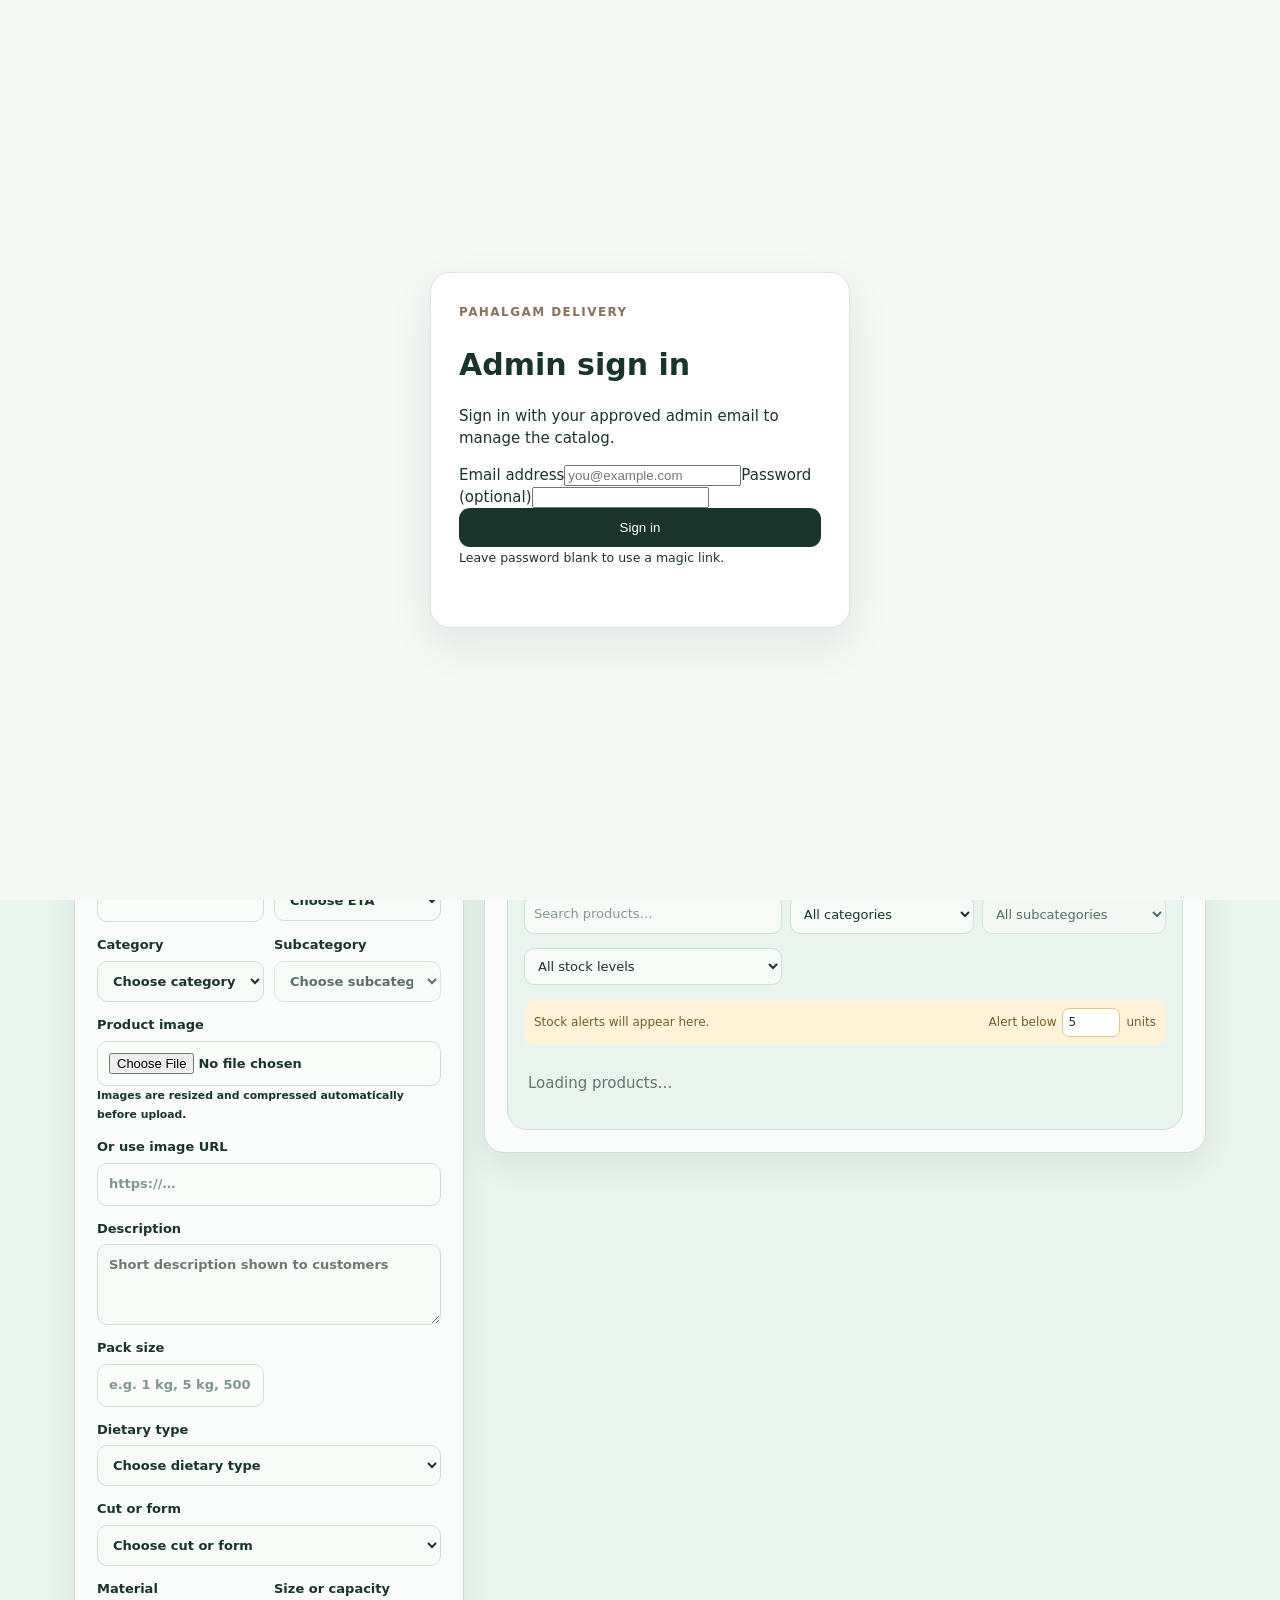
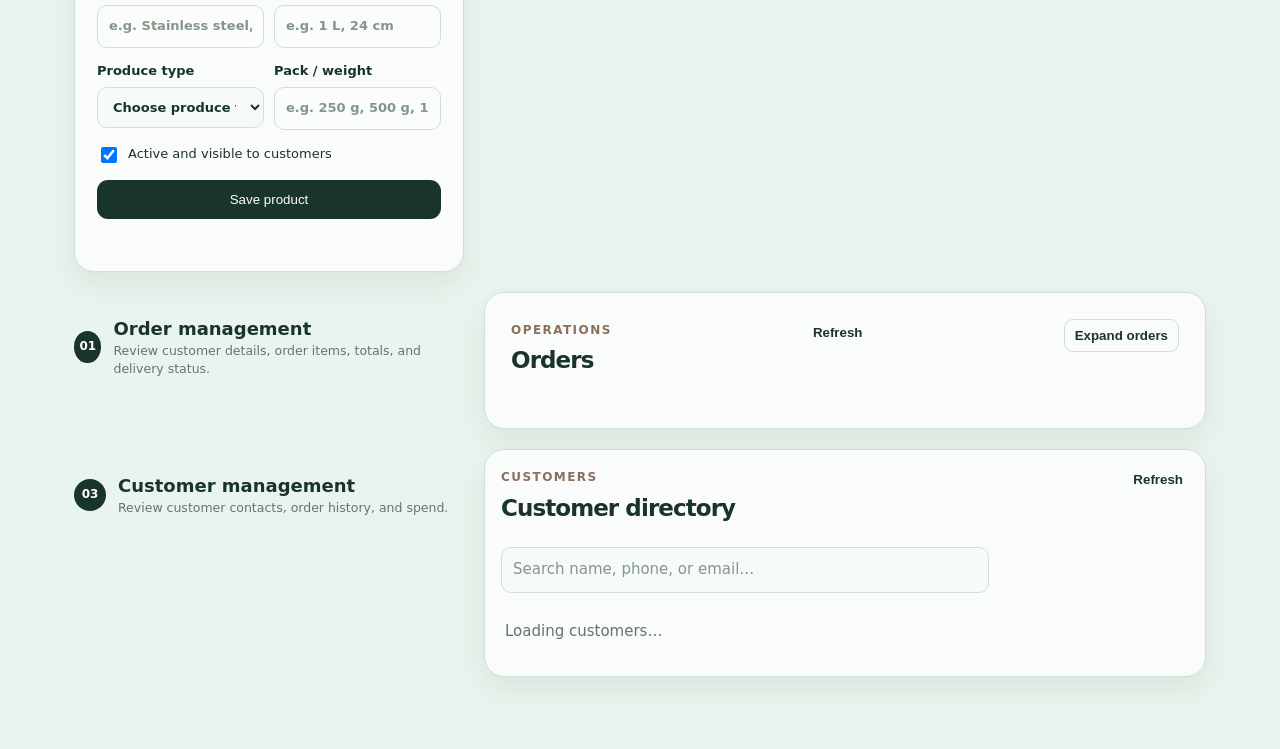
<file: admin.html>
<!doctype html>
<html lang="en">
<head>
  <meta charset="UTF-8" />
  <meta name="viewport" content="width=device-width, initial-scale=1.0" />
  <title>GroVale · Admin</title>
  <link rel="stylesheet" href="admin.css?v=20261007-01" />
    <script type="module" src="admin.js?v=20261018-01"></script><script src="brand-home.js?v=20261004-01"></script>
  <style>.order-assignment{display:grid;grid-template-columns:1fr 1fr;gap:10px;width:100%;margin-top:3px;padding:12px;border:1px solid var(--line);border-radius:14px;background:linear-gradient(145deg,var(--paper),var(--cream));text-align:left}.assignment-header{grid-column:1/-1;display:flex;justify-content:space-between;align-items:flex-start;gap:10px;padding-bottom:1px}.assignment-header b{display:block;color:var(--ink);font-size:12px}.assignment-header small{display:block;color:var(--muted);font-size:10px;font-weight:500;margin-top:2px}.assignment-status{border-radius:999px;padding:4px 7px;background:var(--mint);color:var(--ink);font-size:10px;font-weight:800;white-space:nowrap}.assignment-field{display:grid;align-content:start;gap:6px;min-width:0;padding:9px;border:1px solid var(--line);border-radius:11px;background:var(--paper);color:var(--muted);font-size:11px;font-weight:700;text-align:left;transition:border-color .2s,box-shadow .2s}.assignment-field:focus-within{border-color:var(--accent);box-shadow:0 0 0 3px color-mix(in srgb,var(--accent) 18%,transparent)}.assignment-field.is-saving{opacity:.65}.assignment-field-heading{display:flex;align-items:center;gap:7px;min-height:24px}.assignment-field-heading b{display:block;color:var(--ink);font-size:11px}.assignment-field-heading small{display:block;color:var(--muted);font-size:10px;font-weight:500;margin-top:1px}.assignment-icon{display:grid;place-items:center;flex:none;width:24px;height:24px;border-radius:8px;background:var(--mint);font-size:13px}.order-assignment select{width:100%;min-height:36px;padding:7px 9px;border:1px solid var(--line);border-radius:8px;background:var(--cream);font-size:12px;font-weight:700}.assignment-current{font-size:10px;color:var(--muted);font-weight:600;white-space:nowrap;overflow:hidden;text-overflow:ellipsis}.assignment-current.is-empty{color:#b07855}.order-side>select{font-weight:800}.order-row{grid-template-columns:minmax(0,1fr) minmax(360px,42%)}@media(max-width:900px){.order-row{grid-template-columns:1fr}.order-side{align-items:stretch}}@media(max-width:520px){.order-assignment{grid-template-columns:1fr}}</style>
  <style>.onboarding-form{display:grid;gap:8px;padding:12px;border:1px solid var(--line);border-radius:12px;background:var(--cream);margin-bottom:14px}.onboarding-form>div{display:grid;grid-template-columns:1fr 1fr 150px auto;gap:8px}.onboarding-form input,.onboarding-form select{border:1px solid var(--line);border-radius:8px;padding:9px;background:var(--paper);color:var(--ink);font:inherit}.onboarding-form small{color:var(--muted)}@media(max-width:760px){.onboarding-form>div{grid-template-columns:1fr}}</style>
  <style>.customer-role-grid{display:grid;grid-template-columns:repeat(2,minmax(0,1fr));gap:20px;align-items:start;margin-top:24px}.management-group{display:grid;gap:0;min-width:0}.management-group>.workflow-heading{margin:0}.management-group>.admin-card{margin:0}.customer-role-grid>.roles-card{margin:0}@media(max-width:900px){.customer-role-grid{grid-template-columns:1fr}}</style>
  <style>.admin-actions{display:flex;align-items:center;gap:14px}.admin-identity{display:flex;flex-direction:column;text-align:right;font-size:12px}.admin-identity small{color:var(--muted)}.admin-nav{display:flex;gap:8px;margin:0 0 30px}.admin-nav a{color:var(--ink);text-decoration:none;border:1px solid var(--line);background:var(--paper);border-radius:999px;padding:8px 14px;font-weight:700}.workflow-heading{display:flex;align-items:center;gap:12px;margin:24px 0 14px}.workflow-heading>span{display:grid;place-items:center;width:32px;height:32px;border-radius:50%;background:var(--ink);color:white;font-size:12px;font-weight:700}.workflow-heading strong{display:block;font-size:18px}.workflow-heading small{display:block;color:var(--muted)}.order-detail{margin-top:14px;padding:12px;border-top:1px solid var(--line);background:var(--cream);border-radius:10px}.order-detail>div{display:flex;justify-content:space-between;padding:4px 0}.order-detail p{color:var(--muted);font-size:13px}@media(max-width:760px){.admin-actions{align-items:flex-start;flex-wrap:wrap}.admin-identity{text-align:left}}.customers-card{padding:16px}.customers-card .card-heading{margin-bottom:12px}.customers-card .filters{margin-bottom:10px}.customer-list{grid-template-columns:repeat(3,minmax(0,1fr));gap:8px}.customer-row{padding:9px 11px;border-radius:10px}.customer-row small{white-space:nowrap;overflow:hidden;text-overflow:ellipsis}.customer-stats{margin-top:7px;gap:10px}.roles-card>.workflow-heading{margin-top:0}.role-row{display:grid;grid-template-columns:1fr 170px;gap:12px;align-items:center;border:1px solid var(--line);border-radius:10px;padding:9px 11px}.role-row small{display:block;color:var(--muted);white-space:nowrap;overflow:hidden;text-overflow:ellipsis}.role-list{display:grid;gap:8px}@media(max-width:900px){.customer-list{grid-template-columns:repeat(2,minmax(0,1fr))}}@media(max-width:760px){.customer-list{grid-template-columns:1fr}.role-row{grid-template-columns:1fr}}</style>
</head>
<body>
  <div class="auth-gate" id="auth-gate" style="position:fixed;inset:0;z-index:5;display:grid;place-items:center;padding:20px;background:#f5f8f5"><div class="auth-box" style="width:min(420px,100%);background:#fff;border:1px solid #dce7e1;border-radius:20px;padding:28px;box-shadow:0 16px 44px rgba(25,52,43,.08)"><span class="eyebrow">Pahalgam Delivery</span><h1>Admin sign in</h1><p>Sign in with your approved admin email to manage the catalog.</p><form id="admin-login"><label>Email address<input id="admin-email" type="email" autocomplete="username" required placeholder="you@example.com" /></label><label>Password (optional)<input id="admin-password" type="password" autocomplete="current-password" /></label><button class="primary-button" type="submit">Sign in</button><small>Leave password blank to use a magic link.</small></form><p class="form-message" id="auth-message"></p></div></div>
  <main class="admin-shell">
    <header class="admin-header"><div class="admin-brand"><div class="admin-wordmark">Gro<span>Vale</span></div><div><strong>Admin</strong><span>Operations workspace</span></div></div><div class="admin-page-title"><span class="eyebrow">Control centre</span><h1>Admin panel</h1><p>Manage products, inventory, and incoming orders.</p></div><div class="admin-actions"><div class="admin-account-menu"><button type="button" class="admin-account-trigger" id="admin-account-toggle" aria-expanded="false"><span class="admin-avatar">A</span><span class="admin-identity" id="admin-identity"></span><span class="admin-chevron">⌄</span></button><div class="admin-account-dropdown" id="admin-account-dropdown" hidden><a href="#order-management">Orders</a><a href="#product-management">Products</a><a href="#customer-management">Customers</a><a href="#role-management">Roles</a><a href="#reports-panel">Reports</a><a href="./">Customer app ↗</a><button type="button" id="admin-sign-out">Sign out</button></div></div></div></header>
    <nav class="admin-nav" aria-label="Admin sections"><a href="#order-management">Orders</a><a href="#product-management">Products</a><a href="#customer-management">Customers</a><a href="#role-management">Roles</a><a href="#reports-panel">Reports</a></nav>
    <section class="summary-strip" aria-label="Operations summary"><article><span>Active products</span><strong id="summary-products">—</strong></article><article><span>Low stock</span><strong id="summary-low-stock">—</strong></article><article><span>Out of stock</span><strong id="summary-out-stock">—</strong></article><article><span>Pending orders</span><strong id="summary-pending">—</strong></article><article><span>Today’s sales</span><strong id="summary-sales">—</strong></article></section>
    <section class="analytics-strip" aria-label="Order analytics"><div><span class="eyebrow">Order pipeline</span><p id="summary-statuses">Pending — · Preparing — · Delivered —</p></div><div><span class="eyebrow">Best sellers</span><p id="summary-best-sellers">No sales data yet</p></div></section>
    <div class="workflow-heading" id="product-management"><span>02</span><div><strong>Product management</strong><small>Add, edit, filter, and control product availability.</small></div></div>
    <section class="admin-grid">
      <form class="admin-card product-form" id="product-form">
        <div class="card-heading"><div><span class="eyebrow">Catalog</span><h2 id="form-title">Add product</h2></div><button type="button" class="text-button" id="reset-form">Clear</button></div>
        <input type="hidden" id="product-id" />
        <label>Product name *<input id="name" required placeholder="e.g. Kashmiri apples" /></label>
        <div class="form-row"><label>Price (₹) *<input id="price" type="number" min="0" step="0.01" required /></label><label>MRP (₹)<input id="mrp" type="number" min="0" step="0.01" /></label></div>
        <div class="form-row"><label>Unit<input id="unit" placeholder="1 kg, 500 g, pack" /></label><label>Stock quantity<input id="stock_quantity" type="number" min="0" step="1" placeholder="Leave blank for unlimited" /></label></div>
        <div class="form-row"><label>Discount (%)<input id="discount_percentage" type="number" min="0" max="100" step="0.01" readonly /></label><label>Delivery ETA<select id="delivery_eta"><option value="">Choose ETA</option><option>10–15 mins</option><option>15–20 mins</option><option>20–25 mins</option><option>25–30 mins</option><option>30–35 mins</option><option>35–40 mins</option><option>40–45 mins</option><option>45–50 mins</option><option>50–55 mins</option><option>55–60 mins</option><option>2 hours</option><option>3 hours</option><option>4 hours</option><option>5 hours</option><option>6 hours</option><option>7 hours</option><option>8 hours</option><option>9 hours</option><option>10 hours</option></select></label></div>
        <div class="form-row"><label>Category<select id="category_id" required><option value="">Choose category</option></select></label><label>Subcategory<select id="subcategory_id" required disabled><option value="">Choose subcategory</option></select></label></div>
        <label>Product image<input id="image_file" type="file" accept="image/jpeg,image/png,image/webp" /><small>Images are resized and compressed automatically before upload.</small><img id="image-preview" alt="Selected product preview" hidden /></label><label>Or use image URL<input id="image_url" type="url" placeholder="https://…" /></label>
        <label>Description<textarea id="description" rows="3" placeholder="Short description shown to customers"></textarea></label>
        <div class="form-row"><label>Brand<input id="attribute_brand" placeholder="e.g. Fortune, Tata, Local" /></label><label>Pack size<input id="attribute_pack_size" placeholder="e.g. 1 kg, 5 kg, 500 g" /></label></div>
        <label>Dietary type<select id="attribute_dietary_type"><option value="">Choose dietary type</option><option>Regular</option><option>Whole grain</option><option>Gluten-free</option><option>Organic</option><option>Vegan</option></select></label>
        <label>Cut or form<select id="attribute_cut_form"><option value="">Choose cut or form</option><option>Whole</option><option>Pieces</option><option>Boneless</option><option>Bone-in</option><option>Fillet</option><option>Minced</option></select></label>
        <div class="form-row"><label>Material<input id="attribute_material" placeholder="e.g. Stainless steel, Glass" /></label><label>Size or capacity<input id="attribute_capacity" placeholder="e.g. 1 L, 24 cm" /></label></div>
        <div class="form-row"><label>Flavour<input id="attribute_flavour" placeholder="e.g. Masala, Mango" /></label><label>Product type<input id="attribute_product_type" placeholder="e.g. Chips, Juice, Ice cream" /></label></div>
        <div class="form-row"><label>Drink or beverage type<input id="attribute_drink_type" placeholder="e.g. Juice, Soda, Tea" /></label><label>Cuisine or meal type<input id="attribute_cuisine" placeholder="e.g. Indian, Ready meal" /></label></div>
        <label id="category-detail-field">Category detail<input id="attribute_category_detail" placeholder="Category-specific detail" /></label>
        <div class="form-row"><label>Produce type<select id="attribute_produce_type"><option value="">Choose produce type</option><option>Vegetables</option><option>Fruits</option><option>Herbs & leafy greens</option></select></label><label>Pack / weight<input id="attribute_produce_pack" placeholder="e.g. 250 g, 500 g, 1 kg" /></label></div>
        <label class="check-row"><input id="is_active" type="checkbox" checked /> Active and visible to customers</label>
        <button class="primary-button" id="save-product" type="submit">Save product</button><p class="form-message" id="form-message"></p>
      </form>
      <section class="admin-card import-card">
        <div class="card-heading"><div><span class="eyebrow">Bulk catalog</span><h2>Import products</h2></div></div>
        <p>Upload a CSV to add multiple products at once. Use category and subcategory names from the catalog, or provide their IDs.</p>
        <label>CSV file<input id="csv-file" type="file" accept=".csv,text/csv" /></label>
        <button class="primary-button" id="import-products" type="button">Import products</button>
        <a class="back-link" href="./sample-products-import.csv" download>Download sample CSV</a>
        <p class="form-message" id="import-message"></p>
      <section class="admin-card catalog-card"><div class="card-heading"><div><span class="eyebrow">Inventory</span><h2>Products</h2></div><button class="text-button" id="refresh-products">Refresh</button></div><div class="filters"><input id="search-products" placeholder="Search products…" /><select id="filter-category"><option value="">All categories</option></select><select id="filter-subcategory" disabled><option value="">All subcategories</option></select><select id="filter-stock"><option value="">All stock levels</option><option value="low">Low stock only</option><option value="out">Out of stock</option></select></div><div class="stock-alert-bar"><span id="stock-alert-summary">Stock alerts will appear here.</span><label>Alert below <input id="low-stock-threshold" type="number" min="0" step="1" value="5" /> units</label></div><div class="bulk-toolbar" id="bulk-toolbar"><strong><span id="bulk-count">0</span> selected</strong><input id="bulk-price" type="number" min="0" step="0.01" placeholder="Set price" /><input id="bulk-stock" type="number" min="0" step="1" placeholder="Set stock" /><select id="bulk-active"><option value="">Visibility</option><option value="true">Active</option><option value="false">Hidden</option></select><button class="edit-button" id="apply-bulk">Apply</button></div><div id="product-list" class="product-list"><div class="empty">Loading products…</div></div></section>
    </section>
    <div class="workflow-heading" id="order-management"><span>01</span><div><strong>Order management</strong><small>Review customer details, order items, totals, and delivery status.</small></div></div><section class="admin-card orders-card"><div class="card-heading"><div><span class="eyebrow">Operations</span><h2>Orders</h2></div><button class="text-button" id="refresh-orders">Refresh</button></div><div class="filters"><select id="order-status-filter"><option value="">All statuses</option><option value="pending">Pending</option><option value="confirmed">Confirmed</option><option value="preparing">Preparing</option><option value="out_for_delivery">Out for delivery</option><option value="delivered">Delivered</option><option value="cancelled">Cancelled</option></select></div><div id="order-list" class="order-list"><div class="empty">Loading orders…</div></div></section>
    <div class="workflow-heading" id="customer-management"><span>03</span><div><strong>Customer management</strong><small>Review customer contacts, order history, and spend.</small></div></div><section class="admin-card customers-card"><div class="card-heading"><div><span class="eyebrow">Customers</span><h2>Customer directory</h2></div><button class="text-button" id="refresh-customers">Refresh</button></div><div class="filters"><input id="search-customers" placeholder="Search name, phone, or email…" /></div><div id="customer-list" class="customer-list"><div class="empty">Loading customers…</div></div></section>
  </main>
<script>
document.getElementById('image_file')?.addEventListener('change',async event=>{const input=event.target,file=input.files?.[0],preview=document.getElementById('image-preview');if(!file||!preview)return;preview.src=URL.createObjectURL(file);preview.hidden=false;try{const bitmap=await createImageBitmap(file),max=1200,scale=Math.min(1,max/Math.max(bitmap.width,bitmap.height)),canvas=document.createElement('canvas');canvas.width=Math.max(1,Math.round(bitmap.width*scale));canvas.height=Math.max(1,Math.round(bitmap.height*scale));canvas.getContext('2d').drawImage(bitmap,0,0,canvas.width,canvas.height);const blob=await new Promise(resolve=>canvas.toBlob(resolve,'image/jpeg',.78));if(blob){const optimized=new File([blob],'product-image.jpg',{type:'image/jpeg'}),transfer=new DataTransfer();transfer.items.add(optimized);input.files=transfer.files;preview.src=URL.createObjectURL(optimized)}}catch(error){console.warn('Image optimization skipped:',error.message)}});
setInterval(()=>{const category=document.getElementById('category_id'),name=category?.selectedOptions?.[0]?.textContent||'',brandGroups=['Atta, Rice & Dal','Oil, Ghee & Masala','Dairy, Bread & Eggs','Bakery & Biscuits','Dry Fruits & Cereals','Kitchenware & Appliances','Frozen Foods','Bath & Body','Hair','Skin & Face','Beauty & Cosmetics','Feminine Hygiene','Baby Care','Health & Pharma','Sexual Wellness','Oral Care','Men’s Grooming','Fragrances','Home & Lifestyle','Cleaners & Repellents','Print Store','E-Gift Cards','Festival Gifts','Laundry','Electronics','Stationery & Games','Mobile Accessories','Travel Essentials','Chips & Namkeen','Sweets & Chocolates','Drinks & Juices','Tea, Coffee & Milk Drinks','Instant Food','Sauces & Spreads','Paan Corner','Ice Creams & More'];const visible=brandGroups.includes(name);const field=document.getElementById('attribute_brand')?.closest('label');if(field){field.hidden=!visible;field.style.display=visible?'':'none'}},500);
setInterval(()=>{[['product-list','refresh-products'],['order-list','refresh-orders'],['customer-list','refresh-customers'],['role-list','refresh-roles']].forEach(([target,buttonId])=>{const box=document.getElementById(target);if(!box||!/Unable to load|could not be loaded|timed out|failed/i.test(box.textContent)||box.querySelector('[data-admin-retry]'))return;const button=document.createElement('button');button.type='button';button.className='edit-button';button.dataset.adminRetry='1';button.textContent='Retry';button.onclick=()=>document.getElementById(buttonId)?.click();box.append(' ',button)})},700);
</script>
</body>
</html>
</file>
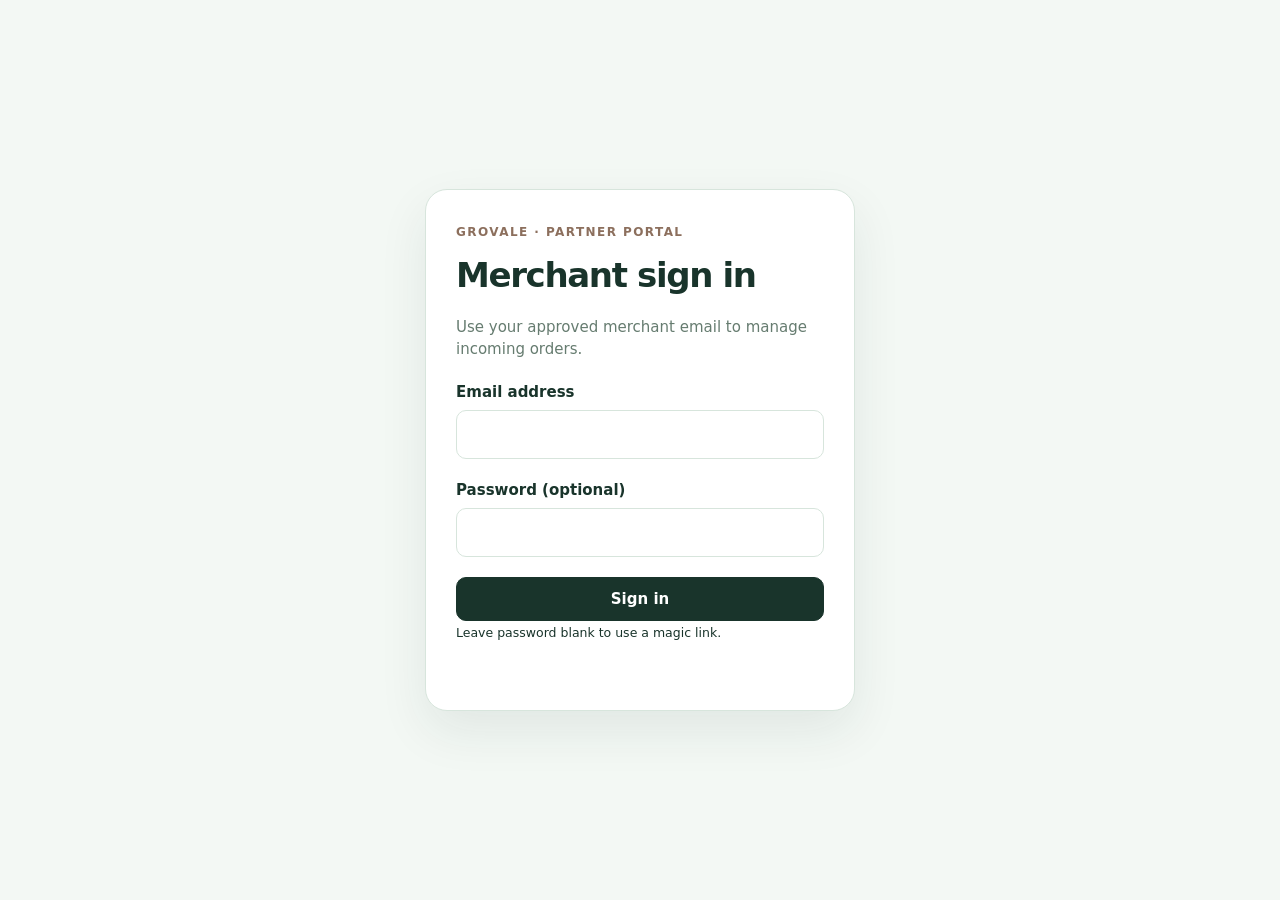
<file: merchant.html>
<!doctype html>
<html lang="en"><head><meta charset="utf-8"><meta name="viewport" content="width=device-width,initial-scale=1"><meta name="theme-color" content="#19342b"><title>Merchant dashboard</title><link rel="stylesheet" href="role-dashboard.css?v=20261006-07"><script type="module" src="role-dashboard.js?v=20261007-22"></script><script src="merchant-enhancements.js?v=20261004-11"></script><script type="module" src="merchant-availability.js?v=20261004-01"></script><script src="brand-home.js?v=20261004-01"></script></head>
<body data-role="merchant"><div id="auth-gate" class="auth-gate"><div class="auth-box"><span class="eyebrow">GroVale · Partner portal</span><h1>Merchant sign in</h1><p>Use your approved merchant email to manage incoming orders.</p><form id="login-form"><label>Email address<input id="email" type="email" autocomplete="username" required></label><label>Password (optional)<input id="password" type="password" autocomplete="current-password"></label><button class="button button-primary" type="submit">Sign in</button><small>Leave password blank to use a magic link.</small></form><p id="auth-message" class="message" role="status"></p></div></div>
<main id="role-content" class="shell" hidden><header class="header"><div class="brand-lockup"><div class="brand-wordmark">Gro<span>Vale</span></div><div><span class="eyebrow" id="role-label">Merchant</span><h1 id="page-title"></h1><p id="page-intro"></p></div></div><div class="header-actions"><div class="account-menu"><button id="account-menu-toggle" class="account-trigger" type="button" aria-expanded="false"><span class="account-avatar">M</span><span id="identity" class="identity"></span><span class="account-chevron">⌄</span></button><div id="account-dropdown" class="account-dropdown" hidden></div></div><button id="store-toggle" class="button store-toggle" type="button">Store open</button></div></header>
<section class="stats" aria-label="Order summary"><article class="stat-card"><span>Needs attention</span><strong id="summary-attention">0</strong><small>New or confirmed orders</small></article><article class="stat-card"><span>Preparing</span><strong id="summary-preparing">0</strong><small>Orders in your kitchen/store</small></article><article class="stat-card"><span>Ready today</span><strong id="summary-ready">0</strong><small>Ready for rider handoff</small></article></section>
<section class="merchant-today" aria-label="Today summary"><article><span>Today’s orders</span><strong id="today-orders">0</strong></article><article><span>Completed</span><strong id="today-completed">0</strong></article><article><span>Cancelled</span><strong id="today-cancelled">0</strong></article><article><span>Sales</span><strong id="today-sales">₹0</strong></article></section>
<section class="card workspace-card"><div class="toolbar"><div><strong>Order queue</strong><p class="toolbar-note">Confirm and prepare orders assigned to your store.</p></div><button id="refresh" class="button" type="button">Refresh</button></div><div class="filter-row"><button class="filter-chip active" data-filter="all" type="button">All</button><button class="filter-chip" data-filter="pending" type="button">New</button><button class="filter-chip" data-filter="confirmed" type="button">Confirmed</button><button class="filter-chip" data-filter="preparing" type="button">Preparing</button><button class="filter-chip" data-filter="cancelled" type="button">Cancelled</button></div><div id="order-list"><p class="empty">Loading orders…</p></div><p id="message" class="message" role="status"></p></section></main></body></html>
</file>
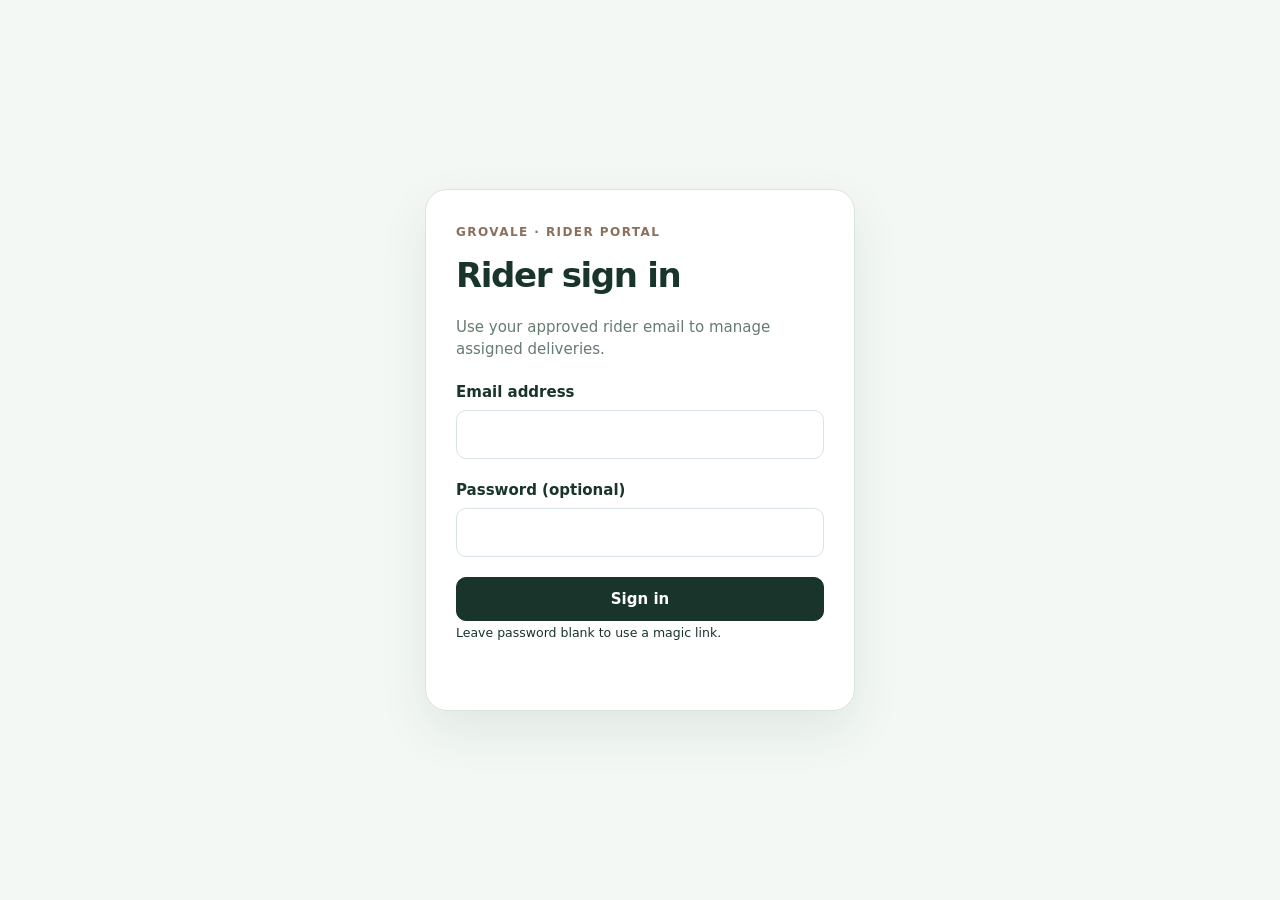
<file: rider.html>
<!doctype html>
<html lang="en"><head><meta charset="utf-8"><meta name="viewport" content="width=device-width,initial-scale=1"><title>Rider dashboard</title><link rel="stylesheet" href="role-dashboard.css?v=20261006-05"><script type="module" src="role-dashboard.js?v=20261007-22"></script><script src="rider-enhancements.js?v=20261004-01"></script><script src="brand-home.js?v=20261004-01"></script></head>
<body data-role="rider"><div id="auth-gate" class="auth-gate"><div class="auth-box"><span class="eyebrow">GroVale · Rider portal</span><h1>Rider sign in</h1><p>Use your approved rider email to manage assigned deliveries.</p><form id="login-form"><label>Email address<input id="email" type="email" autocomplete="username" required></label><label>Password (optional)<input id="password" type="password" autocomplete="current-password"></label><button class="button button-primary" type="submit">Sign in</button><small>Leave password blank to use a magic link.</small></form><p id="auth-message" class="message" role="status"></p></div></div>
<main id="role-content" class="shell" hidden><header class="header"><div class="brand-lockup"><div class="brand-wordmark">Gro<span>Vale</span></div><div><span class="eyebrow" id="role-label">Rider</span><h1 id="page-title"></h1><p id="page-intro"></p></div></div><div class="header-actions"><div class="account-menu"><button id="account-menu-toggle" class="account-trigger" type="button" aria-expanded="false"><span class="account-avatar">R</span><span id="identity" class="identity"></span><span class="account-chevron">⌄</span></button><div id="account-dropdown" class="account-dropdown" hidden></div></div></div></header>
<section class="stats" aria-label="Delivery summary"><article class="stat-card"><span>To collect</span><strong id="summary-preparing">0</strong><small>Orders waiting at the store</small></article><article class="stat-card"><span>On the way</span><strong id="summary-out-for-delivery">0</strong><small>Customers expecting you</small></article><article class="stat-card"><span>Completed</span><strong id="summary-delivered">0</strong><small>Delivered assignments</small></article></section>
<section class="rider-tools"><button id="availability-toggle" class="button availability-button" type="button">Available for deliveries</button><div><strong>Next delivery</strong><span id="next-delivery-label">No active delivery</span></div></section>
<section class="rider-overview"><article><span>Today’s stops</span><strong id="rider-stops">0</strong></article><article><span>Completed</span><strong id="rider-completed">0</strong></article><article><span>Failed</span><strong id="rider-failed">0</strong></article><article><span>Est. earnings</span><strong id="rider-earnings">₹0</strong></article></section>
<section class="card workspace-card"><div class="toolbar"><div><strong>Delivery queue</strong><p class="toolbar-note">Update the status as each order moves through your route.</p></div><button id="refresh" class="button" type="button">Refresh</button></div><div class="filter-row"><button class="filter-chip active" data-filter="all" type="button">All</button><button class="filter-chip" data-filter="preparing" type="button">New pickup</button><button class="filter-chip" data-filter="ready_for_delivery" type="button">Ready for pickup</button><button class="filter-chip" data-filter="out_for_delivery" type="button">On the way</button><button class="filter-chip" data-filter="delivered" type="button">Completed</button></div><div id="order-list"><p class="empty">Loading deliveries…</p></div><p id="message" class="message" role="status"></p></section></main></body></html>
</file>
<file: admin.css>
:root{--ink:#19342b;--muted:#6b7d75;--line:#dce7e1;--paper:#fff;--cream:#f5f8f5;--mint:#e5f1eb;--accent:#e4855f;--shadow:0 16px 44px rgba(25,52,43,.08)}*{box-sizing:border-box}body{margin:0;background:var(--cream);color:var(--ink);font:15px/1.45 'DM Sans',system-ui,sans-serif}.admin-shell{max-width:1180px;margin:auto;padding:42px 24px 72px}.admin-header{display:flex;justify-content:space-between;align-items:flex-end;gap:24px;margin-bottom:28px}.eyebrow{font-size:12px;letter-spacing:.12em;text-transform:uppercase;color:#8c6f5d;font-weight:700}.admin-header h1,.card-heading h2{margin:4px 0;font-size:clamp(25px,4vw,36px);letter-spacing:-.04em}.admin-header p{margin:6px 0;color:var(--muted)}.back-link{color:var(--ink);font-weight:700;text-decoration:none;border-bottom:1px solid var(--ink);padding-bottom:3px}.admin-grid{display:grid;grid-template-columns:minmax(300px,390px) 1fr;gap:20px;align-items:start}.admin-card{background:var(--paper);border:1px solid var(--line);border-radius:20px;padding:22px;box-shadow:var(--shadow)}.card-heading{display:flex;justify-content:space-between;align-items:flex-start;margin-bottom:20px}.card-heading h2{font-size:23px}.text-button{border:0;background:none;color:var(--ink);font-weight:700;padding:6px;cursor:pointer}.product-form label{display:block;font-weight:700;font-size:13px;margin-bottom:14px}.product-form input:not([type=checkbox]),.product-form select,.product-form textarea,.filters input,.filters select{display:block;width:100%;margin-top:6px;border:1px solid var(--line);border-radius:10px;background:#fbfdfb;color:var(--ink);padding:11px;font:inherit}.form-row{display:grid;grid-template-columns:1fr 1fr;gap:10px}.check-row{display:flex!important;align-items:center;gap:8px;font-weight:500!important}.check-row input{width:16px;height:16px}.primary-button{width:100%;border:0;border-radius:11px;background:var(--ink);color:white;padding:12px;font:700 14px inherit;cursor:pointer}.form-message{min-height:20px;color:#39755b;font-size:13px;margin:10px 0 0}.filters{display:grid;grid-template-columns:1fr 190px;gap:10px;margin-bottom:15px}.product-list{display:grid;gap:10px;max-height:620px;overflow:auto}.product-row{display:grid;grid-template-columns:54px 1fr auto;gap:12px;align-items:center;border:1px solid var(--line);border-radius:13px;padding:10px}.product-thumb{width:54px;height:54px;border-radius:10px;background:var(--mint);display:grid;place-items:center;overflow:hidden;font-size:25px}.product-thumb img{width:100%;height:100%;object-fit:cover}.product-row strong{display:block}.product-row small{color:var(--muted);display:block}.product-actions{display:flex;align-items:center;gap:8px}.stock{font-size:12px;padding:4px 7px;border-radius:999px;background:var(--mint);white-space:nowrap}.stock.off{background:#fae2da;color:#8d432e}.edit-button{border:1px solid var(--line);background:white;border-radius:8px;padding:7px 9px;cursor:pointer;color:var(--ink)}.empty{color:var(--muted);padding:18px 4px}@media(max-width:760px){.admin-shell{padding:24px 14px 50px}.admin-header{align-items:flex-start;flex-direction:column}.admin-grid{grid-template-columns:1fr}.filters{grid-template-columns:1fr}.product-list{max-height:none}}
 .stock-alert-bar{display:flex;justify-content:space-between;gap:12px;align-items:center;margin:0 0 15px;padding:10px 12px;border-radius:10px;background:#fff4df;color:#815d22;font-size:12px}.stock-alert-bar label{display:flex;align-items:center;gap:6px;white-space:nowrap}.stock-alert-bar input{width:58px;border:1px solid #e6c98f;border-radius:7px;padding:5px;background:#fff;font:inherit}.stock.low{background:#fff0c9;color:#815d22}.stock.out{background:#fae2da;color:#8d432e}.product-row.low-stock{border-color:#e6c98f;background:#fffdf7}
 .summary-strip{display:grid;grid-template-columns:repeat(5,1fr);gap:10px;margin:0 0 24px}.summary-strip article{background:var(--paper);border:1px solid var(--line);border-radius:13px;padding:13px 14px;min-width:0}.summary-strip span{display:block;color:var(--muted);font-size:11px;white-space:nowrap;overflow:hidden;text-overflow:ellipsis}.summary-strip strong{display:block;font-size:22px;margin-top:3px}.summary-strip article:last-child strong{font-size:18px}@media(max-width:760px){.summary-strip{grid-template-columns:repeat(2,1fr)}}
 .orders-card{padding:26px}.orders-card>.filters{grid-template-columns:220px;margin-bottom:20px}.order-list{display:grid;gap:14px}.order-row{display:grid;grid-template-columns:1fr 190px;gap:22px;border:1px solid var(--line);border-radius:16px;padding:18px 20px;background:#fff}.order-main strong{font-size:16px}.order-main>small{display:block;color:var(--muted);margin-top:4px}.order-main>p{line-height:1.7;margin:12px 0;color:var(--muted)}.order-side{display:flex;flex-direction:column;align-items:flex-end;gap:12px}.order-side>strong{font-size:20px}.order-side select{width:100%;min-height:42px;border:1px solid var(--line);border-radius:10px;background:#fbfdfb;color:var(--ink);padding:9px 12px;font:600 13px inherit;text-transform:capitalize}.order-detail{line-height:1.6}.order-detail strong{display:block;margin-top:10px}.order-detail strong:first-child{margin-top:0}.order-detail p{margin:5px 0;line-height:1.6}.order-detail>div{gap:20px;line-height:1.5}@media(max-width:760px){.order-row{grid-template-columns:1fr;gap:12px}.order-side{align-items:stretch}.orders-card>.filters{grid-template-columns:1fr}}
 .order-date-group{border:1px solid var(--line);border-radius:15px;background:#fff;overflow:hidden}.order-date-group+ .order-date-group{margin-top:10px}.order-date-group summary{display:flex;justify-content:space-between;align-items:center;padding:14px 18px;cursor:pointer;list-style:none;font-weight:700}.order-date-group summary::-webkit-details-marker{display:none}.order-date-group summary:before{content:'＋';margin-right:10px;color:var(--accent);font-size:16px}.order-date-group[open] summary:before{content:'−'}.order-date-group summary small{color:var(--muted);font-weight:500}.order-date-list{display:grid;gap:12px;padding:0 12px 12px;background:var(--cream)}.order-date-list .order-row{background:#fff}
 .catalog-card{grid-column:2}.import-card{display:flex;flex-direction:column;gap:10px}.import-card .card-heading{margin-bottom:2px}.import-card p{margin:0;color:var(--muted);font-size:13px}.import-card .primary-button{width:auto;align-self:flex-start;padding:10px 16px}.import-card .back-link{align-self:flex-start;font-size:13px}.catalog-card .card-heading{margin-bottom:12px}.catalog-card .filters{grid-template-columns:1.4fr 1fr 1fr;gap:8px}.catalog-card .filters input,.catalog-card .filters select{padding:9px;font-size:13px}.catalog-card .stock-alert-bar{margin-bottom:10px;padding:8px 10px}.catalog-card .product-list{max-height:500px}@media(max-width:760px){.catalog-card{grid-column:auto}.catalog-card .filters{grid-template-columns:1fr}}
 .import-card>.catalog-card{grid-column:auto;margin-top:8px;padding:16px;background:var(--cream);box-shadow:none;border-color:var(--line)}
 .admin-header{position:relative;padding:18px 20px;border:1px solid var(--line);border-radius:18px;background:rgba(255,255,255,.78);align-items:center;margin-bottom:18px}.admin-brand{display:flex;align-items:center;gap:10px;min-width:190px}.admin-brand-mark{display:grid;place-items:center;width:38px;height:38px;border-radius:12px;background:var(--ink);color:#fff;font-size:22px}.admin-brand strong,.admin-brand span{display:block}.admin-brand strong{font-size:15px}.admin-brand span{color:var(--muted);font-size:11px;margin-top:2px}.admin-page-title{text-align:center}.admin-page-title h1{font-size:28px;margin:2px 0}.admin-page-title p{font-size:12px;margin:2px 0;color:var(--muted)}.admin-actions{min-width:250px;justify-content:flex-end}.admin-actions .back-link{font-size:13px}.admin-actions .text-button{padding:8px 10px;border:1px solid var(--line);border-radius:9px;background:#fff}@media(max-width:900px){.admin-header{align-items:flex-start}.admin-page-title{text-align:left}.admin-brand{min-width:0}.admin-actions{min-width:0}}@media(max-width:760px){.admin-header{flex-direction:column;gap:16px}.admin-page-title{order:2}.admin-actions{order:3;width:100%;justify-content:flex-start}}
 :root{--ink:#e5eee9;--muted:#9cafa6;--line:#334740;--paper:#1b2924;--cream:#111a17;--mint:#29443a;--accent:#e79a74;--shadow:0 16px 44px rgba(0,0,0,.22)}body{background:var(--cream);color:var(--ink)}.admin-card,.admin-header,.summary-strip article,.order-row,.order-date-group{background:var(--paper);color:var(--ink)}.admin-card input,.admin-card select,.admin-card textarea,.filters input,.filters select,.order-side select{background:#15211e;color:var(--ink);border-color:var(--line)}.admin-card input::placeholder,.filters input::placeholder{color:#71857b}.admin-nav a,.admin-actions .text-button,.edit-button{background:#1b2924;color:var(--ink);border-color:var(--line)}.stock-alert-bar{background:#3b3223;color:#f1c88e}.stock-alert-bar input{background:#15211e;color:var(--ink);border-color:#80633b}.order-date-list{background:#15211e}.order-detail{background:#15211e}.product-thumb{background:var(--mint)}.back-link{color:var(--ink);border-color:var(--ink)}
 :root{--ink:#19342b;--muted:#61766b;--line:#cfe0d7;--paper:#f9fcfa;--cream:#eaf4ee;--mint:#d9eee2;--accent:#c96f4d;--shadow:0 12px 30px rgba(25,52,43,.08)}body{background:var(--cream);color:var(--ink)}.admin-card,.admin-header,.summary-strip article,.order-row,.order-date-group{background:var(--paper);color:var(--ink)}.admin-card input,.admin-card select,.admin-card textarea,.filters input,.filters select,.order-side select{background:#f7fbf8;color:var(--ink);border-color:var(--line)}.admin-card input::placeholder,.filters input::placeholder{color:#82978c}.admin-nav a,.admin-actions .text-button,.edit-button{background:#fff;color:var(--ink);border-color:var(--line)}.stock-alert-bar{background:#fff3d9;color:#765b25}.stock-alert-bar input{background:#fff;color:var(--ink);border-color:#dfc887}.order-date-list{background:#edf7f0}.order-detail{background:#edf7f0}.product-thumb{background:var(--mint)}.back-link{color:var(--ink);border-color:var(--ink)}
 .analytics-strip{display:grid;grid-template-columns:1fr 1fr;gap:10px;margin:0 0 24px}.analytics-strip>div{padding:12px 15px;border:1px solid var(--line);border-radius:13px;background:rgba(255,255,255,.55)}.analytics-strip p{margin:5px 0 0;color:var(--muted);font-size:13px;white-space:nowrap;overflow:hidden;text-overflow:ellipsis}@media(max-width:760px){.analytics-strip{grid-template-columns:1fr}}
 .analytics-strip{display:none!important}
 .customers-card{margin-top:0}.customer-list{display:grid;grid-template-columns:repeat(2,1fr);gap:10px}.customer-row{border:1px solid var(--line);border-radius:13px;padding:13px 15px;background:rgba(255,255,255,.55)}.customer-row strong{display:block}.customer-row small{display:block;color:var(--muted);margin-top:3px}.customer-stats{display:flex;gap:16px;margin-top:10px;color:var(--muted);font-size:12px}.customer-stats b{color:var(--ink)}@media(max-width:760px){.customer-list{grid-template-columns:1fr}}
 .bulk-toolbar{display:none;align-items:center;gap:8px;flex-wrap:wrap;padding:9px 10px;margin:0 0 10px;border:1px solid var(--line);border-radius:10px;background:var(--mint);font-size:12px}.bulk-toolbar.active{display:flex}.bulk-toolbar strong{margin-right:auto}.bulk-toolbar input,.bulk-toolbar select{width:110px;border:1px solid var(--line);border-radius:8px;padding:7px;background:var(--paper);color:var(--ink);font:inherit}.bulk-toolbar .edit-button{padding:7px 12px}.bulk-select{width:16px;height:16px;accent-color:var(--accent)}.bulk-message{color:var(--muted)}.product-row{grid-template-columns:18px 54px 1fr auto}
 .order-summary-strip{display:grid;grid-template-columns:repeat(6,1fr);gap:8px;margin:0 0 14px}.order-summary-strip span{display:flex;flex-direction:column;gap:2px;padding:9px 10px;border:1px solid var(--line);border-radius:10px;background:var(--mint);font-size:11px;color:var(--muted);text-transform:capitalize}.order-summary-strip b{font-size:18px;color:var(--ink)}@media(max-width:760px){.order-summary-strip{grid-template-columns:repeat(3,1fr)}}
 .orders-card>.order-filters{grid-template-columns:minmax(220px,1fr) 150px 150px 220px;align-items:center}.order-filters input{min-width:0}.order-tools{display:flex;align-items:flex-start;gap:8px;flex-wrap:wrap;margin-top:10px}.order-tools textarea{min-width:220px;min-height:38px;flex:1;border:1px solid var(--line);border-radius:8px;padding:8px;background:var(--paper);color:var(--ink);font:inherit}.order-tools .edit-button{white-space:nowrap}@media(max-width:760px){.orders-card>.order-filters{grid-template-columns:1fr}.order-tools textarea{min-width:100%}}
 .operational-alerts{display:none!important}
 .reports-panel{margin:0 0 20px;padding:16px 18px}.reports-panel .card-heading{margin-bottom:12px}.report-actions{display:flex;gap:8px}.report-stats{display:grid;grid-template-columns:repeat(2,1fr);gap:10px}.report-stats span{padding:10px 12px;border:1px solid var(--line);border-radius:10px;background:var(--mint);color:var(--muted);font-size:12px}.report-stats b{display:block;color:var(--ink);font-size:18px;margin-bottom:2px}@media(max-width:560px){.report-stats{grid-template-columns:1fr}}
 .orders-card.is-collapsed>.order-filters,.orders-card.is-collapsed>#order-summary-strip,.orders-card.is-collapsed>#order-list{display:none}.orders-toggle{border:1px solid var(--line);border-radius:9px;background:var(--paper);padding:8px 10px}
 .order-toast{position:fixed;right:22px;bottom:22px;z-index:20;display:flex;flex-direction:column;gap:3px;min-width:260px;padding:14px 16px;border:1px solid var(--line);border-left:4px solid var(--accent);border-radius:12px;background:var(--paper);box-shadow:0 14px 35px rgba(25,52,43,.18);transform:translateY(18px);opacity:0;pointer-events:none;transition:.2s ease}.order-toast.visible{transform:translateY(0);opacity:1}.order-toast span{color:var(--muted);font-size:13px}.operational-alerts #enable-notifications{margin-left:auto;padding:6px 10px}
.role-hidden{display:none!important}
.admin-brand{cursor:pointer}
@media(max-width:760px){.admin-shell{padding:22px 14px 44px}.admin-header{gap:12px;margin-bottom:18px}.admin-header h1{font-size:29px}.admin-nav{display:grid;grid-template-columns:repeat(3,1fr);gap:7px}.admin-nav a{text-align:center;padding:9px 6px;font-size:12px}.admin-card{padding:16px;border-radius:16px}.orders-card{padding:16px}.order-row{padding:14px;gap:14px}.order-main>p{margin:9px 0;line-height:1.55}.order-side{width:100%;gap:10px}.order-side>strong{font-size:18px;align-self:flex-start}.order-side>select{min-height:44px}.order-tools{display:grid;grid-template-columns:1fr auto;gap:7px}.order-tools textarea{grid-column:1/-1}.order-tools .edit-button{min-height:40px}.customer-stats{flex-wrap:wrap;gap:8px 14px}.card-heading{gap:10px}.card-heading .text-button{padding:8px 4px}}
@media(max-width:520px){.form-row{grid-template-columns:1fr}.filters{grid-template-columns:1fr}.admin-nav{grid-template-columns:repeat(2,1fr)}.order-assignment{grid-template-columns:1fr}.assignment-header{grid-column:auto}.order-summary-strip{grid-template-columns:repeat(2,1fr)}.order-date-group summary{padding:11px 12px}.order-date-list{padding:8px}.product-row{grid-template-columns:16px 44px 1fr}.product-thumb{width:44px;height:44px}.product-actions{grid-column:3;justify-content:space-between}.bulk-toolbar input,.bulk-toolbar select{width:100%}.bulk-toolbar strong{width:100%}.order-toast{left:14px;right:14px;bottom:14px;min-width:0}}
.mobile-accordion-heading{position:relative;cursor:pointer;user-select:none}.mobile-accordion-heading::after{content:'＋';margin-left:auto;font-size:20px;font-weight:400;color:var(--muted)}.mobile-accordion-heading.is-open::after{content:'−'}.mobile-accordion-heading:focus-visible{outline:3px solid color-mix(in srgb,var(--accent) 35%,transparent);outline-offset:4px;border-radius:10px}.mobile-accordion-panel{transition:opacity .18s ease,transform .18s ease}
@media(max-width:760px){.mobile-accordion-heading{padding:10px 10px;margin:14px 0 8px;border:1px solid var(--line);border-radius:13px;background:var(--paper);box-shadow:0 5px 16px rgba(25,52,43,.05)}.mobile-accordion-heading>span{width:28px;height:28px}.mobile-accordion-heading strong{font-size:15px}.mobile-accordion-heading small{font-size:11px}.mobile-accordion-panel:not(.is-open){display:none}.roles-card:not(.is-open)>:not(.workflow-heading){display:none}.roles-card:not(.is-open){padding:0;background:transparent;border:0;box-shadow:none}.roles-card>.workflow-heading{margin:0}.roles-card.is-open{padding:16px}.mobile-accordion-panel.is-open{animation:accordion-in .18s ease both}@keyframes accordion-in{from{opacity:0;transform:translateY(-4px)}to{opacity:1;transform:none}}}
@media(max-width:600px){.analytics-strip{display:none}}
@media(max-width:760px){.customers-card{min-width:0;max-width:100%;overflow:hidden}.customer-list{min-width:0;width:100%}.customer-row{min-width:0;max-width:100%;overflow:hidden}.customer-row strong,.customer-row small{min-width:0;max-width:100%;overflow:hidden;text-overflow:ellipsis}.customer-stats{min-width:0;max-width:100%;flex-wrap:wrap;overflow:hidden}.customer-stats span{min-width:0;max-width:100%;white-space:nowrap}.customer-role-grid,.management-group{min-width:0;max-width:100%}}
@media(max-width:520px){.admin-nav{width:100%;min-width:0;grid-template-columns:repeat(2,minmax(0,1fr))}.admin-nav a{min-width:0;width:100%;overflow:hidden;text-overflow:ellipsis;white-space:nowrap;padding-left:4px;padding-right:4px}}
/* Use the same accordion navigation at every viewport size. */
.admin-shell .admin-nav{display:none!important}
.mobile-accordion-heading{position:relative;cursor:pointer;user-select:none;padding:10px 12px;margin:18px 0 10px;border:1px solid var(--line);border-radius:13px;background:var(--paper);box-shadow:0 5px 16px rgba(25,52,43,.05)}
.mobile-accordion-heading::after{content:'＋';margin-left:auto;font-size:20px;font-weight:400;color:var(--muted)}
.mobile-accordion-heading.is-open::after{content:'−'}
.mobile-accordion-heading>span{width:30px;height:30px}
.mobile-accordion-heading strong{font-size:16px}
.mobile-accordion-heading small{font-size:12px}
.mobile-accordion-panel:not(.is-open){display:none!important}
.roles-card:not(.is-open)>:not(.workflow-heading){display:none!important}
.roles-card:not(.is-open){padding:0;background:transparent;border:0;box-shadow:none}
.roles-card.mobile-accordion-panel:not(.is-open){display:block!important}
.roles-card>.workflow-heading{margin:0}
.roles-card.is-open{padding:16px}
.mobile-accordion-panel.is-open{animation:accordion-in .18s ease both}
.customer-role-grid{grid-template-columns:minmax(0,1fr)!important;min-width:0;width:100%;max-width:100%;overflow:hidden}.customer-role-grid>*{min-width:0;max-width:100%;width:100%}.management-group,.customers-card,.roles-card,.customer-list,.customer-row,.role-list,.role-row{min-width:0;max-width:100%}.customer-list{grid-template-columns:repeat(3,minmax(0,1fr))}.customer-row{overflow:hidden}.customer-row strong,.customer-row small{min-width:0;max-width:100%;overflow:hidden;text-overflow:ellipsis}.customer-stats{min-width:0;max-width:100%;flex-wrap:wrap}
@media(max-width:600px){.admin-header{display:grid;grid-template-columns:minmax(0,1fr) auto;align-items:center;gap:8px 12px;padding:12px 14px;margin-bottom:14px;border-radius:15px}.admin-brand{grid-column:1;grid-row:1;gap:8px}.admin-brand-mark{width:32px;height:32px;border-radius:10px;font-size:18px}.admin-brand strong{font-size:13px}.admin-brand span{font-size:10px}.admin-actions{grid-column:2;grid-row:1;width:auto;min-width:0;display:flex;align-items:center}.admin-actions .admin-identity,.admin-actions .back-link{display:none}.admin-actions .text-button{padding:7px 9px;font-size:12px;white-space:nowrap}.admin-page-title{grid-column:1/-1;grid-row:2;text-align:left}.admin-page-title .eyebrow{font-size:10px}.admin-page-title h1{font-size:23px;margin:0}.admin-page-title p{font-size:11px;margin-top:2px}}
@media(max-width:600px){.summary-strip{display:flex;gap:9px;overflow-x:auto;overscroll-behavior-x:contain;scroll-snap-type:x proximity;padding:1px 2px 8px;margin-right:-14px;padding-right:14px;scrollbar-width:none}.summary-strip::-webkit-scrollbar{display:none}.summary-strip article{flex:0 0 132px;scroll-snap-align:start;padding:12px}.summary-strip strong{font-size:20px}}
@media(max-width:600px){.operational-alerts{display:none}}
@media(max-width:600px){.admin-shell .admin-nav{display:none!important}}
:root{--admin-wordmark-accent:#d47b58}
.admin-wordmark{font-size:24px;font-weight:800;letter-spacing:-.06em;color:var(--ink);white-space:nowrap}.admin-wordmark span{color:var(--admin-wordmark-accent)}.admin-account-menu{position:relative}.admin-account-trigger{display:flex;align-items:center;gap:8px;border:1px solid var(--line);border-radius:12px;background:var(--paper);color:var(--ink);padding:7px 10px;min-height:44px;cursor:pointer;font:inherit}.admin-avatar{display:grid;place-items:center;width:28px;height:28px;border-radius:9px;background:var(--ink);color:#fff;font-size:12px;font-weight:800}.admin-chevron{color:var(--muted);font-size:17px}.admin-account-trigger .admin-identity{display:flex;min-width:130px;text-align:left}.admin-account-dropdown{position:absolute;right:0;top:calc(100% + 8px);z-index:30;display:grid;min-width:210px;padding:7px;background:var(--paper);border:1px solid var(--line);border-radius:14px;box-shadow:0 16px 35px rgba(25,52,43,.12)}.admin-account-dropdown[hidden]{display:none}.admin-account-dropdown a,.admin-account-dropdown button{padding:10px 12px;border:0;border-radius:9px;background:transparent;color:var(--ink);text-align:left;text-decoration:none;font:inherit;font-size:13px;cursor:pointer}.admin-account-dropdown a:hover,.admin-account-dropdown button:hover{background:var(--mint)}.admin-account-dropdown button{border-top:1px solid var(--line);margin-top:4px;color:#a24e43}
.admin-header{align-items:center}.admin-shared-brand{display:flex;align-items:center;gap:14px}.admin-shared-brand h1{margin:3px 0 0;font-size:clamp(24px,4vw,36px);letter-spacing:-.045em}.admin-shared-actions{display:flex;align-items:center}.admin-shared-brand .eyebrow{font-size:10px}
@media(max-width:760px){.admin-shared-brand{gap:9px}.admin-shared-brand h1{font-size:22px}.admin-wordmark{font-size:21px}.admin-account-trigger .admin-identity{display:none}.admin-account-trigger{padding:7px 9px}}
 .admin-shared-brand h1{display:none}
.mobile-admin-final{display:none}
@media (max-width:600px){body{overflow-x:hidden}.admin-shell{padding-left:12px;padding-right:12px}.admin-header{padding:11px 12px}.admin-wordmark{font-size:19px}.admin-card,.orders-card{padding:13px}.card-heading h2{font-size:20px}.product-row{gap:8px;padding:9px}.product-row strong{font-size:13px;line-height:1.25}.product-row small{font-size:11px;line-height:1.3}.product-actions{gap:5px;flex-wrap:wrap}.edit-button{padding:7px 8px;font-size:12px}.order-main>p{font-size:13px}.order-detail>div{display:grid;grid-template-columns:1fr;gap:2px}.order-tools{grid-template-columns:1fr}.order-tools .edit-button{width:100%}.report-actions{display:grid;grid-template-columns:1fr 1fr}}
.admin-modal{position:fixed;inset:0;z-index:50;display:grid;place-items:center;padding:20px;background:rgba(11,30,24,.42)}.admin-modal-card{width:min(420px,100%);padding:24px;background:var(--paper,#fff);border:1px solid var(--line);border-radius:18px;box-shadow:0 20px 50px rgba(26,52,42,.2);position:relative}.admin-modal-card h2{margin:0 0 6px}.admin-modal-card p{color:var(--muted);margin:0 0 16px}.admin-modal-card select{width:100%;padding:12px;border:1px solid var(--line);border-radius:10px;background:#fff;color:var(--ink);font:inherit}.admin-modal-close{position:absolute;right:14px;top:12px;border:0;background:transparent;font-size:24px;color:var(--muted);cursor:pointer}.admin-modal-actions{display:flex;justify-content:flex-end;gap:10px;margin-top:20px}.admin-modal-actions .checkout{width:auto;padding:10px 14px}
</file>
<file: role-dashboard.css>
:root{--ink:#19342b;--muted:#667c70;--line:#d7e5dc;--paper:#fff;--cream:#f3f8f4;--mint:#e2f0e8;--accent:#d47b58;--blue:#3f7180}*{box-sizing:border-box}body{margin:0;background:radial-gradient(circle at top right,#e8f2ec 0,transparent 38%),var(--cream);color:var(--ink);font:15px/1.5 system-ui,-apple-system,BlinkMacSystemFont,"Segoe UI",sans-serif}.shell{width:min(1080px,100%);margin:auto;padding:34px 20px 72px}.header{display:flex;justify-content:space-between;gap:24px;align-items:flex-start;margin-bottom:28px}.brand-lockup{display:flex;gap:14px;align-items:flex-start}.brand-mark{display:grid;place-items:center;width:42px;height:42px;border-radius:13px;background:var(--ink);color:white;font-weight:800;font-size:20px;box-shadow:0 8px 18px #19342b2e}.rider-mark{background:var(--blue)}.eyebrow{font-size:12px;letter-spacing:.12em;text-transform:uppercase;color:#8c6f5d;font-weight:800}.header h1{margin:5px 0 2px;font-size:clamp(28px,5vw,44px);letter-spacing:-.045em;line-height:1.05}.header p{margin:0;color:var(--muted)}.header-actions{display:flex;align-items:center;gap:12px}.identity{font-size:13px;color:var(--muted);max-width:190px;overflow:hidden;text-overflow:ellipsis;white-space:nowrap}.button,.role-order select,input{font:inherit}.button{border:1px solid var(--line);border-radius:10px;padding:10px 14px;background:var(--paper);color:var(--ink);cursor:pointer;font-weight:750;min-height:44px}.button:hover,.filter-chip:hover{border-color:#a9c4b3;background:#f8fcf9}.button-primary{width:100%;background:var(--ink);color:white;border-color:var(--ink)}.stats{display:grid;grid-template-columns:repeat(3,1fr);gap:12px;margin-bottom:16px}.stat-card{background:var(--paper);border:1px solid var(--line);border-radius:16px;padding:17px 18px;box-shadow:0 10px 25px #19342b0b}.stat-card span,.stat-card small{display:block;color:var(--muted)}.stat-card strong{display:block;font-size:32px;letter-spacing:-.04em;line-height:1.2;margin:3px 0}.stat-card small{font-size:13px}.card{background:var(--paper);border:1px solid var(--line);border-radius:20px;padding:20px;box-shadow:0 14px 34px #19342b0d}.toolbar{display:flex;justify-content:space-between;gap:16px;align-items:center;margin-bottom:16px}.toolbar strong{font-size:22px;letter-spacing:-.02em}.toolbar-note{margin:3px 0 0;color:var(--muted);font-size:13px}.filter-row{display:flex;gap:8px;flex-wrap:wrap;margin:0 0 12px}.filter-chip{border:1px solid var(--line);border-radius:999px;padding:8px 13px;background:var(--paper);color:var(--muted);cursor:pointer;font:inherit;font-weight:700;min-height:40px}.filter-chip.active{background:var(--mint);color:var(--ink);border-color:#b5d3c0}.role-order{display:grid;grid-template-columns:minmax(0,1fr) auto;gap:18px;align-items:center;border:1px solid var(--line);border-radius:15px;padding:16px;margin-top:10px}.order-heading{display:flex;justify-content:space-between;gap:12px;align-items:flex-start}.role-order strong,.role-order span,.role-order small{display:block}.role-order span,.role-order small{color:var(--muted);font-size:13px}.role-order small{margin-top:5px;line-height:1.45}.order-meta{display:flex;gap:8px;flex-wrap:wrap;margin-top:9px}.status-pill{display:inline-flex!important;align-items:center;padding:4px 8px;border-radius:999px;background:var(--mint);color:var(--ink)!important;font-size:12px!important;font-weight:750}.order-total{font-size:17px;color:var(--ink)!important;font-weight:800}.role-order select{border:1px solid var(--line);border-radius:10px;padding:10px;background:var(--paper);color:var(--ink);min-height:44px;min-width:150px}.message,.empty{color:var(--muted)}.message{min-height:22px;margin:14px 0 0}.auth-gate{position:fixed;inset:0;display:grid;place-items:center;padding:20px;background:var(--cream)}.auth-box{width:min(430px,100%);background:var(--paper);padding:30px;border:1px solid var(--line);border-radius:22px;box-shadow:0 20px 50px #19342b15}.auth-box h1{margin:7px 0 5px;font-size:34px;letter-spacing:-.04em}.auth-box label{display:block;font-weight:750;margin:20px 0}.auth-box input{display:block;width:100%;margin-top:7px;padding:12px;border:1px solid var(--line);border-radius:10px;min-height:46px}.auth-box p{color:var(--muted)}@media(max-width:700px){.shell{padding:22px 14px 64px}.header{flex-direction:column;margin-bottom:20px}.header-actions{width:100%;justify-content:space-between}.stats{gap:8px}.stat-card{padding:13px 12px}.stat-card strong{font-size:25px}.stat-card small{font-size:12px}.role-order{grid-template-columns:1fr}.role-order select{width:100%}.toolbar{align-items:flex-start}.toolbar .button{flex:0 0 auto}.card{padding:15px;border-radius:17px}}
:where([hidden]){display:none!important}
.role-order .order-actions{display:grid;gap:8px;min-width:180px}.role-order .order-actions .button{text-align:center;text-decoration:none}
.failure-form{display:grid;gap:8px;margin-top:8px;padding:12px;border:1px solid #e5c8bd;border-radius:10px;background:#fff8f5}.failure-form strong{font-size:13px}.failure-form select,.failure-form textarea{width:100%;border:1px solid var(--line);border-radius:8px;padding:9px;background:var(--paper);color:var(--ink);font:inherit}.failure-form textarea{min-height:58px;resize:vertical}.failure-form>div{display:flex;gap:8px}.failure-form .button{min-height:38px;padding:8px 10px}
.assignment-alert{padding:12px 14px;border:1px solid #d6b06d;border-radius:10px;background:#fff4d7;color:#765b25;font-weight:750}
.order-date-group{margin-top:10px;border:1px solid var(--line);border-radius:14px;background:rgba(255,255,255,.58);overflow:hidden}.order-date-group summary{display:flex;justify-content:space-between;gap:12px;align-items:center;padding:13px 15px;cursor:pointer;font-weight:800;list-style:none}.order-date-group summary::-webkit-details-marker{display:none}.order-date-group summary::before{content:'＋';color:var(--muted);font-size:18px;margin-right:5px}.order-date-group[open] summary::before{content:'−'}.order-date-group summary small{color:var(--muted);font-weight:600}.order-date-list{padding:0 10px 10px}.order-date-list .role-order{margin-top:10px;background:var(--paper)}
.order-details summary{display:inline-flex;align-items:center;gap:7px;width:max-content;max-width:100%;margin-top:10px;padding:8px 11px;border:1px solid var(--line);border-radius:9px;background:var(--mint);color:var(--ink);cursor:pointer;font-size:12px;font-weight:800;line-height:1.2;list-style:none}.order-details summary::-webkit-details-marker{display:none}.order-details summary::before{content:'＋';font-size:15px;line-height:1}.order-details[open] summary::before{content:'−'}.order-details[open] summary{background:var(--paper)}
.merchant-today{display:grid;grid-template-columns:repeat(4,1fr);gap:9px;margin:0 0 16px}.merchant-today article{padding:11px 13px;border:1px solid var(--line);border-radius:12px;background:var(--mint)}.merchant-today span{display:block;color:var(--muted);font-size:11px}.merchant-today strong{display:block;margin-top:2px;font-size:19px}.store-toggle:not(.is-closed){background:var(--mint);border-color:#b5d3c0}.store-toggle.is-closed{background:#fff4d7;border-color:#dfc887;color:#765b25}.unread-badge{display:inline-block;padding:3px 7px;border-radius:999px;background:var(--accent);color:#fff;font-size:10px;vertical-align:middle}.order-age,.order-item-count{display:inline-flex!important;padding:4px 7px;border-radius:999px;background:#f3f6f4;color:var(--muted)!important;font-size:11px!important;font-weight:700}.handoff-state{margin-top:9px;padding:9px 11px;border-radius:9px;background:#fff4d7;color:#765b25;font-size:12px;font-weight:800}@media(max-width:700px){.merchant-today{grid-template-columns:repeat(4,minmax(100px,1fr));overflow-x:auto;margin:0 -12px 14px;padding:1px 12px 6px;scrollbar-width:none}.merchant-today::-webkit-scrollbar{display:none}.merchant-today article{min-width:100px;padding:9px}.merchant-today strong{font-size:16px}.header-actions{flex-wrap:wrap;max-width:190px}.header-actions .button{font-size:11px;padding:6px 7px}}
.toolbar #enable-alerts{margin-left:auto}.toolbar #refresh{flex:0 0 auto}@media(max-width:700px){.toolbar #enable-alerts{margin-left:0}}
.brand-lockup,.admin-brand{cursor:pointer}.brand-lockup:focus-visible,.admin-brand:focus-visible{outline:3px solid color-mix(in srgb,var(--accent) 35%,transparent);outline-offset:4px;border-radius:10px}
@media(max-width:700px){body[data-role="rider"] .header #page-intro{display:none}}
.rider-tools{display:grid;grid-template-columns:auto 1fr;gap:12px;align-items:center;margin:0 0 14px;padding:12px 14px;border:1px solid var(--line);border-radius:14px;background:var(--paper)}.availability-button{background:var(--mint);border-color:#b5d3c0}.availability-button.is-offline{background:#fff4d7;border-color:#dfc887;color:#765b25}.rider-tools strong,.rider-tools span{display:block}.rider-tools span{color:var(--muted);font-size:13px;margin-top:2px}.rider-overview{display:grid;grid-template-columns:repeat(4,1fr);gap:9px;margin-bottom:16px}.rider-overview article{padding:11px 13px;border:1px solid var(--line);border-radius:12px;background:var(--mint)}.rider-overview span{display:block;color:var(--muted);font-size:11px}.rider-overview strong{display:block;font-size:19px;margin-top:2px}.rider-issue-shortcuts{display:flex;flex-wrap:wrap;gap:6px;margin-top:8px}.rider-issue-shortcuts button,.proof-actions button{border:1px solid var(--line);border-radius:8px;background:var(--paper);color:var(--ink);padding:6px 8px;font:inherit;font-size:11px;cursor:pointer}.proof-actions{display:grid;gap:7px;margin-top:10px;padding:10px;border:1px solid var(--line);border-radius:10px;background:var(--mint)}.proof-actions small{color:var(--muted)}@media(max-width:700px){.rider-tools{grid-template-columns:1fr}.rider-tools .button{width:100%}.rider-overview{display:flex;overflow-x:auto;margin:0 -12px 14px;padding:1px 12px 6px;scrollbar-width:none}.rider-overview::-webkit-scrollbar{display:none}.rider-overview article{flex:0 0 105px;padding:9px}.rider-overview strong{font-size:16px}}
.role-order{min-width:0}.role-order>div:first-child{min-width:0}.role-order a{overflow-wrap:anywhere}.order-heading strong{min-width:0;overflow:hidden;text-overflow:ellipsis}.role-order small{overflow-wrap:anywhere}.order-actions{min-width:0}
@media(max-width:700px){.shell{padding:14px 12px 48px}.header{display:grid;grid-template-columns:minmax(0,1fr) auto;gap:8px 12px;align-items:center;padding:12px 13px;margin-bottom:14px;border:1px solid var(--line);border-radius:15px;background:rgba(255,255,255,.72)}.brand-lockup{grid-column:1;grid-row:1;gap:9px}.brand-mark{width:32px;height:32px;border-radius:10px;font-size:16px}.brand-lockup .eyebrow{font-size:10px}.header h1{font-size:22px;margin:2px 0}.header p{font-size:11px}.header-actions{grid-column:2;grid-row:1;width:auto;justify-content:flex-end}.identity{display:none}.header-actions .button{min-height:38px;padding:7px 9px;font-size:12px}.stats{display:flex;gap:6px;overflow-x:auto;margin:0 -12px 14px;padding:1px 12px 6px;scroll-snap-type:x proximity;scrollbar-width:none}.stats::-webkit-scrollbar{display:none}.stat-card{flex:0 0 116px;scroll-snap-align:start;padding:10px;border-radius:11px}.stat-card span{font-size:11px}.stat-card strong{font-size:21px}.stat-card small{font-size:10px;line-height:1.25}.card{padding:13px;border-radius:15px}.toolbar{gap:10px;margin-bottom:12px}.toolbar strong{font-size:18px}.toolbar-note{font-size:11px}.toolbar .button{min-height:40px;padding:8px 10px}.filter-row{flex-wrap:nowrap;overflow-x:auto;margin:0 -2px 12px;padding:1px 2px 5px;scrollbar-width:none}.filter-row::-webkit-scrollbar{display:none}.filter-chip{flex:0 0 auto;min-height:38px;padding:7px 11px}.role-order{padding:13px;gap:12px;border-radius:13px}.order-heading{gap:8px}.role-order span,.role-order small{font-size:12px}.role-order .order-actions{width:100%;display:grid;grid-template-columns:1fr}.role-order .order-actions .button{width:100%;min-height:42px}.role-order select{min-width:0}.order-details{margin-top:8px}.failure-form>div{flex-wrap:wrap}.failure-form>div .button{flex:1}}
.brand-wordmark,.admin-wordmark{font-size:24px;font-weight:800;letter-spacing:-.06em;color:var(--ink);white-space:nowrap}.brand-wordmark span,.admin-wordmark span{color:var(--accent)}.account-menu{position:relative}.account-trigger{display:flex;align-items:center;gap:8px;border:1px solid var(--line);border-radius:12px;background:var(--paper);color:var(--ink);padding:7px 10px;min-height:44px;cursor:pointer;font:inherit;font-weight:750}.account-avatar{display:grid;place-items:center;width:28px;height:28px;border-radius:9px;background:var(--ink);color:#fff;font-size:12px}.account-chevron{color:var(--muted);font-size:17px}.account-dropdown{position:absolute;right:0;top:calc(100% + 8px);z-index:30;display:grid;min-width:210px;padding:7px;background:var(--paper);border:1px solid var(--line);border-radius:14px;box-shadow:0 16px 35px #19342b1f}.account-dropdown[hidden]{display:none}.account-dropdown a,.account-dropdown button{padding:10px 12px;border:0;border-radius:9px;background:transparent;color:var(--ink);text-align:left;text-decoration:none;font:inherit;font-size:13px;cursor:pointer}.account-dropdown a:hover,.account-dropdown button:hover{background:var(--mint)}.account-dropdown button[data-account-action="signout"]{border-top:1px solid var(--line);margin-top:4px;color:#a24e43}
.account-avatar.has-photo{overflow:hidden;padding:0}.account-avatar img{width:100%;height:100%;object-fit:cover;display:block}
 .brand-lockup #page-title{display:none}
 .brand-lockup #page-intro{display:none}
 .role-profile-modal{position:fixed;inset:0;z-index:50;display:grid;place-items:center;padding:20px;background:rgba(11,30,24,.35)}.role-profile-card{position:relative;width:min(430px,100%);padding:24px;background:var(--paper);border:1px solid var(--line);border-radius:20px;box-shadow:0 20px 50px rgba(25,52,43,.2)}.role-profile-card h2{margin:5px 0;font-size:28px;letter-spacing:-.04em}.role-profile-email{margin:0 0 18px;color:var(--muted);font-size:13px}.role-profile-card label{display:block;margin:14px 0;font-weight:750;font-size:13px}.role-profile-card input{display:block;width:100%;margin-top:6px;padding:11px;border:1px solid var(--line);border-radius:10px;background:var(--paper);color:var(--ink);font:inherit}.role-profile-close{position:absolute;top:14px;right:14px;width:34px;height:34px;border:0;border-radius:50%;background:var(--mint);color:var(--ink);font-size:20px;cursor:pointer}.role-profile-message{min-height:20px;color:var(--muted);font-size:13px}
 .role-profile-card{max-height:min(88vh,760px);overflow:auto}.role-profile-card select{display:block;width:100%;margin-top:6px;padding:11px;border:1px solid var(--line);border-radius:10px;background:var(--paper);color:var(--ink);font:inherit}
.additional-profile-settings{margin-top:20px;padding-top:18px;border-top:1px solid var(--line)}.additional-profile-settings h3{margin:4px 0 14px;font-size:18px}.additional-profile-settings label{display:block;margin:12px 0;font-weight:750;font-size:13px}.additional-profile-settings input,.additional-profile-settings select{display:block;width:100%;margin-top:6px;padding:11px;border:1px solid var(--line);border-radius:10px;background:var(--paper);color:var(--ink);font:inherit}
.emergency-fields,.bank-fields{display:grid;grid-template-columns:1fr 1fr;gap:8px;margin-top:6px}.emergency-fields input,.bank-fields input{margin-top:0!important}
@media(max-width:600px){.emergency-fields,.bank-fields{grid-template-columns:1fr 1fr}}
.account-trigger .identity{display:block;max-width:150px;min-width:0;color:var(--ink);font-size:12px;overflow:hidden;text-overflow:ellipsis;white-space:nowrap}
@media(max-width:600px){.header-actions .account-trigger{max-width:190px}.header-actions .account-trigger .identity{display:block;max-width:118px}.header-actions .account-avatar{flex:none}}
.mobile-role-final{display:none}
@media (max-width:600px){.auth-gate{padding:14px}.auth-box{padding:22px 18px;border-radius:18px}.auth-box h1{font-size:28px}.rider-tools{padding:11px}.rider-tools>div{min-width:0}.rider-tools span{overflow:hidden;text-overflow:ellipsis;white-space:nowrap}.role-order .order-heading{display:block}.role-order .order-total{margin-top:7px}.failure-form{padding:10px}.failure-form>div{display:grid;grid-template-columns:1fr 1fr}.failure-form>div .button{min-width:0}.account-dropdown{right:-4px;min-width:190px}}
.body-modern{min-width:0}@media(max-width:600px){body[data-role="merchant"] .header-actions{max-width:none;flex-wrap:nowrap;gap:6px;min-width:0}body[data-role="merchant"] .account-trigger{padding:6px 8px;min-height:38px}body[data-role="merchant"] .account-trigger .identity{max-width:72px;font-size:11px}body[data-role="merchant"] .store-toggle{min-height:38px;padding:7px 8px;font-size:11px;white-space:nowrap}}@media(min-width:601px){body[data-role="merchant"] .toolbar>div:first-child{margin-right:auto}body[data-role="merchant"] .toolbar #enable-alerts{margin-left:0}}
.body-modern{min-width:0}@media(max-width:600px){body[data-role="merchant"] .header-actions{max-width:none;flex-wrap:nowrap;gap:6px;min-width:0}body[data-role="merchant"] .account-trigger{padding:6px 8px;min-height:38px}body[data-role="merchant"] .account-trigger .identity{max-width:72px;font-size:11px}body[data-role="merchant"] .store-toggle{min-height:38px;padding:7px 8px;font-size:11px;white-space:nowrap}}@media(min-width:601px){body[data-role="merchant"] .toolbar>div:first-child{margin-right:auto}body[data-role="merchant"] .toolbar #enable-alerts{margin-left:0}}@media(max-width:600px){body[data-role="merchant"] .stats{gap:6px;margin-bottom:10px}body[data-role="merchant"] .stats .stat-card{flex:1 1 0;min-width:0;padding:9px 7px;text-align:center}body[data-role="merchant"] .stats .stat-card span{font-size:10px;line-height:1.15}body[data-role="merchant"] .stats .stat-card strong{font-size:22px;margin-top:2px}body[data-role="merchant"] .stats .stat-card small{display:none}}
</file>
